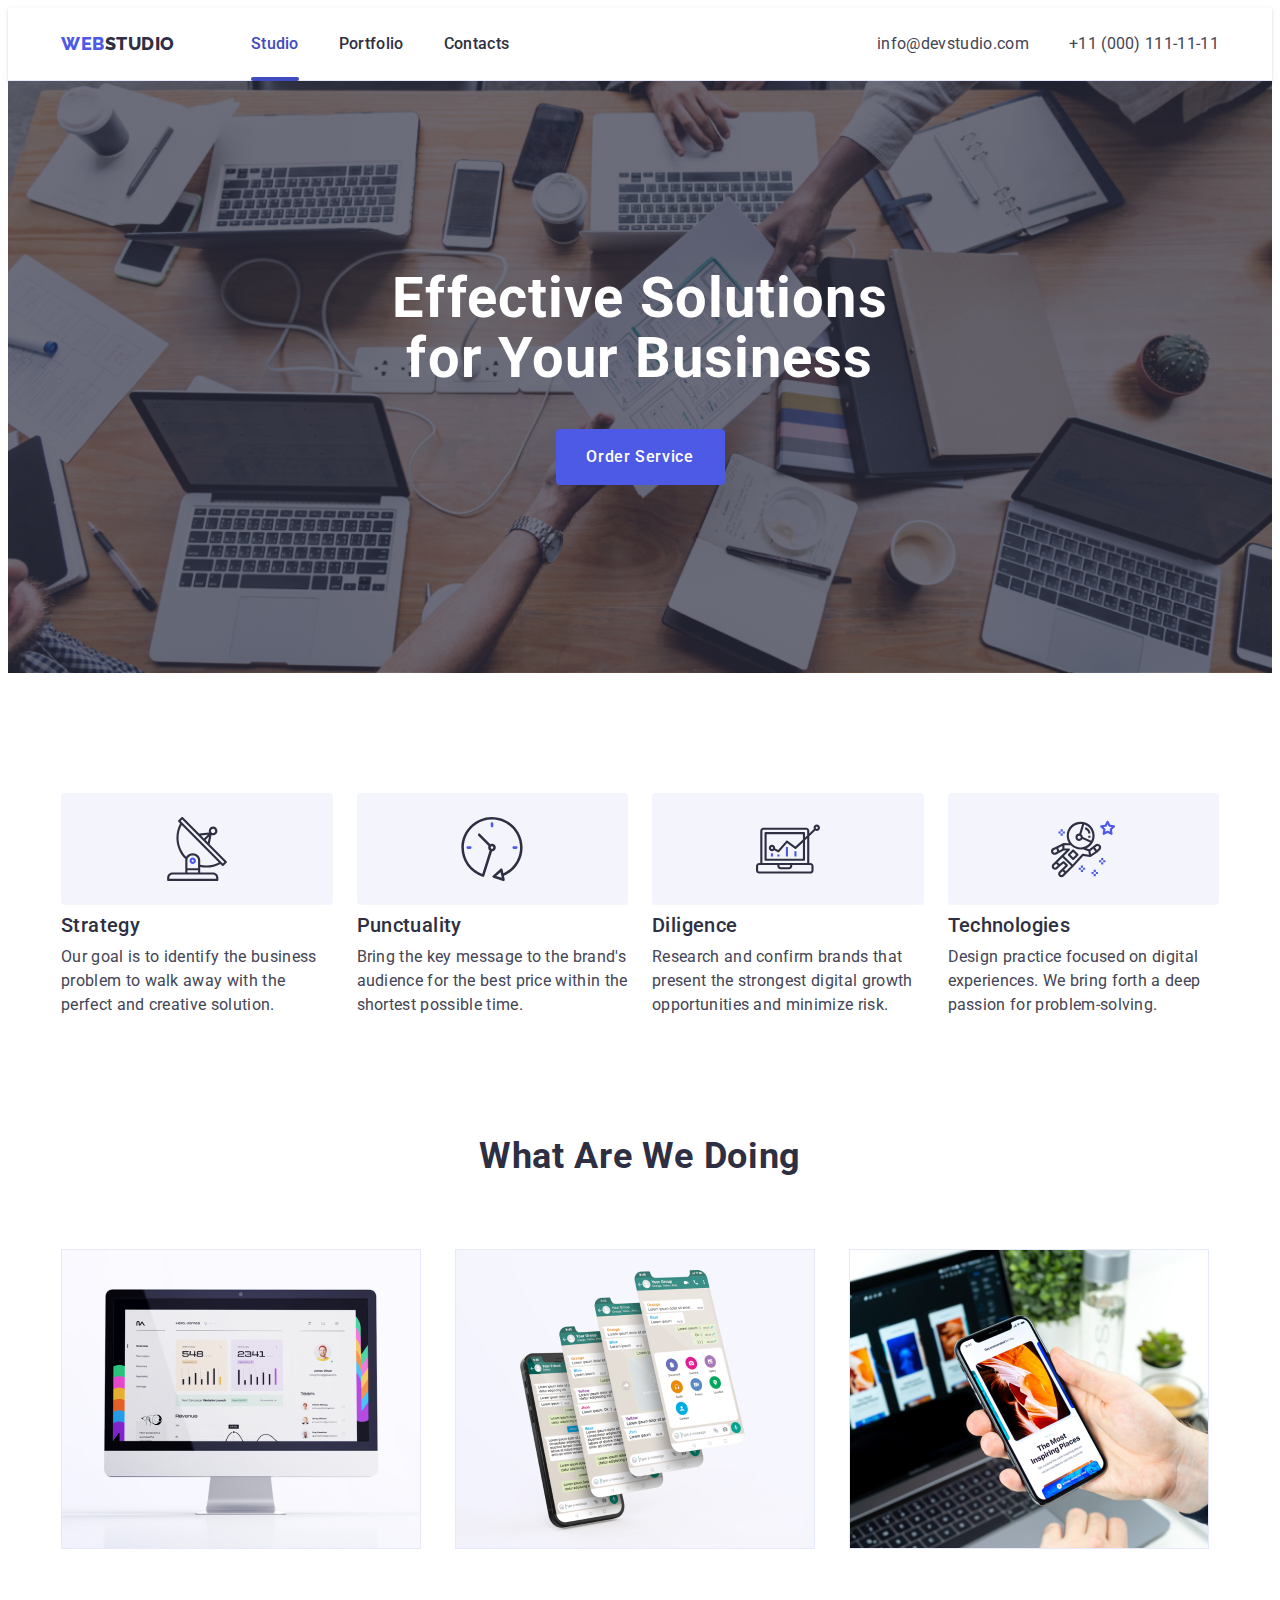
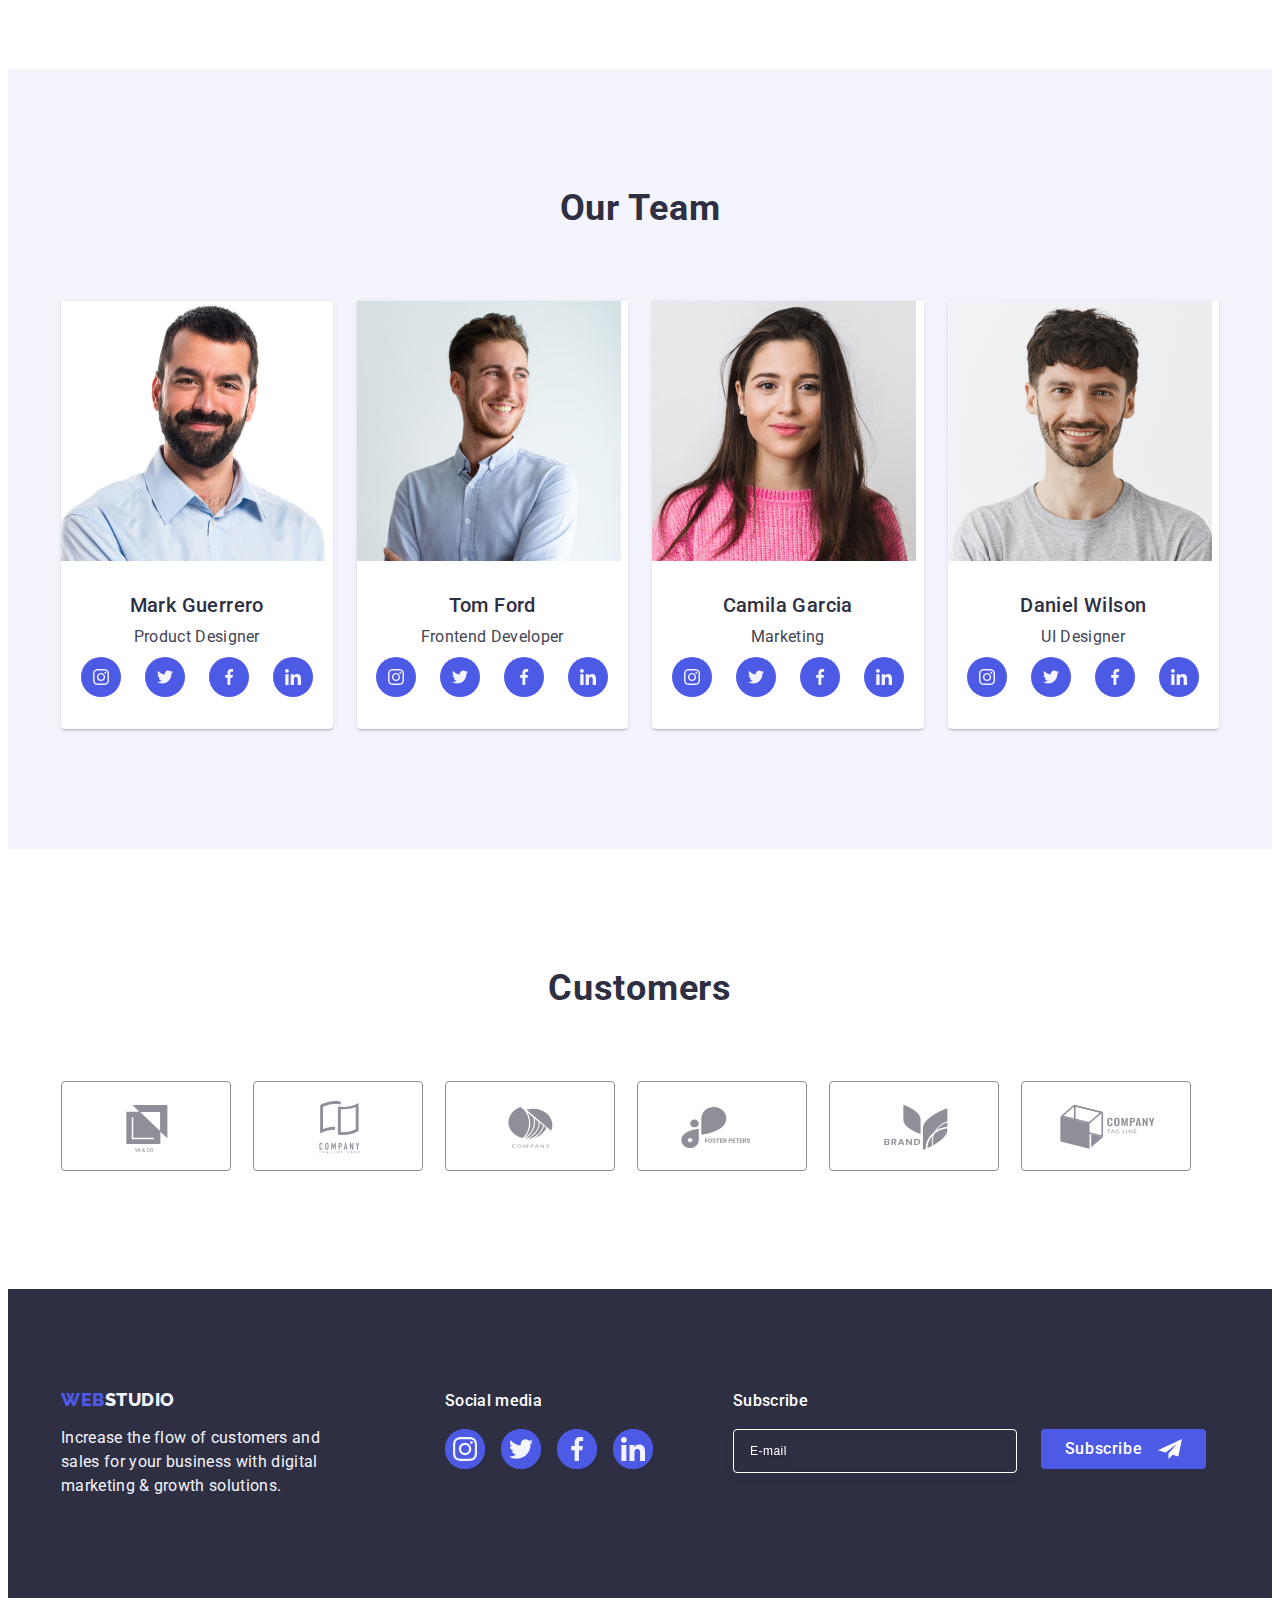
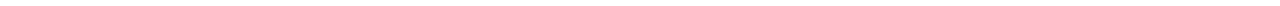
<file: index.html>
<!DOCTYPE html>
<html lang="en">
  <head>
    <meta charset="UTF-8" />
    <meta http-equiv="X-UA-Compatible" content="IE=edge" />
    <meta name="viewport" content="width=device-width, initial-scale=1.0" />
    <link rel="preconnect" href="https://fonts.googleapis.com" />
    <link rel="preconnect" href="https://fonts.gstatic.com" crossorigin />
    <link
      rel="stylesheet"
      href="https://cdnjs.cloudflare.com/ajax/libs/modern-normalize/2.0.0/modern-normalize.min.css"
      integrity="sha512-4xo8blKMVCiXpTaLzQSLSw3KFOVPWhm/TRtuPVc4WG6kUgjH6J03IBuG7JZPkcWMxJ5huwaBpOpnwYElP/m6wg=="
      crossorigin="anonymous"
      referrerpolicy="no-referrer"
    />
    <link
      href="https://fonts.googleapis.com/css2?family=Raleway:wght@800&family=Roboto:wght@400;500;700;900&display=swap"
      rel="stylesheet"
    />
    <title>WebStudio</title>
    <link rel="stylesheet" href="./css/style.css" />
  </head>
  <body>
    <header class="header">
      <div class="container container-header">
        <nav class="header-nav">
          <a class="link-logo link" href="./index.html"
            >Web<span class="sp-logo-head">Studio</span></a
          >
          <ul class="header-list list">
            <li class="header-list-item">
              <a class="header-list-link active link" href="./index.html"
                >Studio</a
              >
            </li>
            <li class="header-list-item">
              <a class="header-list-link link" href="./portfolio.html"
                >Portfolio</a
              >
            </li>
            <li class="header-list-item">
              <a class="header-list-link link" href="">Contacts</a>
            </li>
          </ul>
        </nav>

        <address class="header-address">
          <ul class="address-list list">
            <li class="address-list-item">
              <a class="address-link link" href="mailto:info@devstudio.com"
                >info@devstudio.com</a
              >
            </li>
            <li class="address-list-item">
              <a class="address-link link" href="tel:+110001111111"
                >+11 (000) 111-11-11</a
              >
            </li>
          </ul>
        </address>
      </div>
    </header>

    <main>
      <!------------- hero  ------------------------->
      <section class="hero">
        <div class="container hero-container">
          <h1 class="hero-title">Effective Solutions for Your Business</h1>
          <button type="button" class="hero-btn" data-modal-open>
            Order Service
          </button>
        </div>
      </section>

      <!------------- advantages ---------------->

      <section class="advantages">
        <div class="container">
          <h2 class="visually-hidden">Advantages</h2>

          <ul class="list adv-list">
            <li class="adv-item">
              <div class="adv-cont-icon">
                <svg class="icon-adv" width="64" height="64">
                  <use href="./images/icons.svg#icon-antenna-1"></use>
                </svg>
              </div>
              <h3 class="part-title">Strategy</h3>
              <p class="part-text">
                Our goal is to identify the business problem to walk away with
                the perfect and creative solution.
              </p>
            </li>
            <li class="adv-item">
              <div class="adv-cont-icon">
                <svg class="icon-adv" width="64" height="64">
                  <use href="./images/icons.svg#icon-clock-1"></use>
                </svg>
              </div>
              <h3 class="part-title">Punctuality</h3>
              <p class="part-text">
                Bring the key message to the brand's audience for the best price
                within the shortest possible time.
              </p>
            </li>
            <li class="adv-item">
              <div class="adv-cont-icon">
                <svg class="icon-adv" width="64" height="64">
                  <use href="./images/icons.svg#icon-diagram-1"></use>
                </svg>
              </div>
              <h3 class="part-title">Diligence</h3>
              <p class="part-text">
                Research and confirm brands that present the strongest digital
                growth opportunities and minimize risk.
              </p>
            </li>
            <li class="adv-item">
              <div class="adv-cont-icon">
                <svg class="icon-adv" width="64" height="64">
                  <use href="./images/icons.svg#icon-astronaut-1"></use>
                </svg>
              </div>
              <h3 class="part-title">Technologies</h3>
              <p class="part-text">
                Design practice focused on digital experiences. We bring forth a
                deep passion for problem-solving.
              </p>
            </li>
          </ul>
        </div>
      </section>

      <!---------- specialization  ----------------->

      <section class="specialization">
        <div class="container">
          <h2 class="title-section">What are we doing</h2>
          <ul class="list list-specialization">
            <li class="spec-item">
              <img src="./images/img1.jpg" alt="products for PC" width="360" />
            </li>
            <li class="spec-item">
              <img
                src="./images/img2.jpg"
                alt="products for devises"
                width="360"
              />
            </li>
            <li class="spec-item">
              <img src="./images/img3.jpg" alt="Design products" width="360" />
            </li>
          </ul>
        </div>
      </section>

      <!---------- team  ----------------->

      <section class="team">
        <div class="container">
          <h2 class="title-section">Our Team</h2>
          <ul class="list list-team">
            <li class="team-item">
              <img
                src="./images/emp1.jpg"
                alt="Product Designer"
                width="264"
                height="260"
              />
              <div class="team-item-cont">
                <h3 class="part-title">Mark Guerrero</h3>
                <p class="part-text">Product Designer</p>
                <ul class="team-icon-list list">
                  <li class="team-icon-item">
                    <a href="" class="team-icon-link link">
                      <svg class="icon-team" width="16" height="16">
                        <use href="./images/icons.svg#icon-instagram-2"></use>
                      </svg>
                    </a>
                  </li>
                  <li class="team-icon-item">
                    <a href="" class="team-icon-link link">
                      <svg class="icon-team" width="16" height="16">
                        <use href="./images/icons.svg#icon-twitter-1"></use>
                      </svg>
                    </a>
                  </li>
                  <li class="team-icon-item">
                    <a href="" class="team-icon-link link">
                      <svg class="icon-team" width="16" height="16">
                        <use href="./images/icons.svg#icon-facebook-1"></use>
                      </svg>
                    </a>
                  </li>
                  <li class="team-icon-item">
                    <a href="" class="team-icon-link link">
                      <svg class="icon-team" width="16" height="16">
                        <use href="./images/icons.svg#icon-linkedin-1"></use>
                      </svg>
                    </a>
                  </li>
                </ul>
              </div>
            </li>
            <li class="team-item">
              <img
                src="./images/emp2.jpg"
                alt="Frontend Developer"
                width="264"
                height="260"
              />
              <div class="team-item-cont">
                <h3 class="part-title">Tom Ford</h3>
                <p class="part-text">Frontend Developer</p>
                <ul class="team-icon-list list">
                  <li class="team-icon-item">
                    <a href="" class="team-icon-link link">
                      <svg class="icon-team" width="16" height="16">
                        <use href="./images/icons.svg#icon-instagram-2"></use>
                      </svg>
                    </a>
                  </li>
                  <li class="team-icon-item">
                    <a href="" class="team-icon-link link">
                      <svg class="icon-team" width="16" height="16">
                        <use href="./images/icons.svg#icon-twitter-1"></use>
                      </svg>
                    </a>
                  </li>
                  <li class="team-icon-item">
                    <a href="" class="team-icon-link link">
                      <svg class="icon-team" width="16" height="16">
                        <use href="./images/icons.svg#icon-facebook-1"></use>
                      </svg>
                    </a>
                  </li>
                  <li class="team-icon-item">
                    <a href="" class="team-icon-link link">
                      <svg class="icon-team" width="16" height="16">
                        <use href="./images/icons.svg#icon-linkedin-1"></use>
                      </svg>
                    </a>
                  </li>
                </ul>
              </div>
            </li>
            <li class="team-item">
              <img
                src="./images/emp3.jpg"
                alt="Marketing"
                width="264"
                height="260"
              />
              <div class="team-item-cont">
                <h3 class="part-title">Camila Garcia</h3>
                <p class="part-text">Marketing</p>
                <ul class="team-icon-list list">
                  <li class="team-icon-item">
                    <a href="" class="team-icon-link link">
                      <svg class="icon-team" width="16" height="16">
                        <use href="./images/icons.svg#icon-instagram-2"></use>
                      </svg>
                    </a>
                  </li>
                  <li class="team-icon-item">
                    <a href="" class="team-icon-link link">
                      <svg class="icon-team" width="16" height="16">
                        <use href="./images/icons.svg#icon-twitter-1"></use>
                      </svg>
                    </a>
                  </li>
                  <li class="team-icon-item">
                    <a href="" class="team-icon-link link">
                      <svg class="icon-team" width="16" height="16">
                        <use href="./images/icons.svg#icon-facebook-1"></use>
                      </svg>
                    </a>
                  </li>
                  <li class="team-icon-item">
                    <a href="" class="team-icon-link link">
                      <svg class="icon-team" width="16" height="16">
                        <use href="./images/icons.svg#icon-linkedin-1"></use>
                      </svg>
                    </a>
                  </li>
                </ul>
              </div>
            </li>
            <li class="team-item">
              <img
                src="./images/emp4.jpg"
                alt="UI Designer"
                width="264"
                height="260"
              />
              <div class="team-item-cont">
                <h3 class="part-title">Daniel Wilson</h3>
                <p class="part-text">UI Designer</p>
                <ul class="team-icon-list list">
                  <li class="team-icon-item">
                    <a href="" class="team-icon-link link">
                      <svg class="icon-team" width="16" height="16">
                        <use href="./images/icons.svg#icon-instagram-2"></use>
                      </svg>
                    </a>
                  </li>
                  <li class="team-icon-item">
                    <a href="" class="team-icon-link link">
                      <svg class="icon-team" width="16" height="16">
                        <use href="./images/icons.svg#icon-twitter-1"></use>
                      </svg>
                    </a>
                  </li>
                  <li class="team-icon-item">
                    <a href="" class="team-icon-link link">
                      <svg class="icon-team" width="16" height="16">
                        <use href="./images/icons.svg#icon-facebook-1"></use>
                      </svg>
                    </a>
                  </li>
                  <li class="team-icon-item">
                    <a href="" class="team-icon-link link">
                      <svg class="icon-team" width="16" height="16">
                        <use href="./images/icons.svg#icon-linkedin-1"></use>
                      </svg>
                    </a>
                  </li>
                </ul>
              </div>
            </li>
          </ul>
        </div>
      </section>

      <!-- customers -->

      <section class="customers-sec">
        <div class="container">
          <h2 class="title-section">Customers</h2>
          <ul class="customers-list list">
            <li class="customers-item">
              <a href="" class="customers-item-link">
                <svg class="customer-icon" width="104" height="56">
                  <use href="./images/icons.svg#icon-Logo"></use>
                </svg>
              </a>
            </li>
            <li class="customers-item">
              <a href="" class="customers-item-link">
                <svg class="customer-icon" width="104" height="56">
                  <use href="./images/icons.svg#icon-Logo-1"></use>
                </svg>
              </a>
            </li>
            <li class="customers-item">
              <a href="" class="customers-item-link">
                <svg class="customer-icon" width="104" height="56">
                  <use href="./images/icons.svg#icon-Logo-2"></use>
                </svg>
              </a>
            </li>
            <li class="customers-item">
              <a href="" class="customers-item-link">
                <svg class="customer-icon" width="104" height="56">
                  <use href="./images/icons.svg#icon-Logo-3"></use>
                </svg>
              </a>
            </li>
            <li class="customers-item">
              <a href="" class="customers-item-link">
                <svg class="customer-icon" width="104" height="56">
                  <use href="./images/icons.svg#icon-Logo-4"></use>
                </svg>
              </a>
            </li>
            <li class="customers-item">
              <a href="" class="customers-item-link">
                <svg class="customer-icon" width="104" height="56">
                  <use href="./images/icons.svg#icon-Logo-5"></use>
                </svg>
              </a>
            </li>
          </ul>
        </div>
      </section>
    </main>

    <!----------------------------- footer------------------- -->

    <footer class="footer">
      <div class="container footer-container">
        <div class="cont-logo-footer">
          <a class="link-logo link" href="./index.html">
            Web<span class="sp-logo-foot">Studio</span></a
          >
          <p class="text-foot">
            Increase the flow of customers and sales for your business with
            digital marketing & growth solutions.
          </p>
        </div>
        <div class="social-media-footer">
          <p class="footer-title">Social media</p>
          <ul class="list footer-list-soc">
            <li class="footer-list-item">
              <a href="" class="footer-soc-link">
                <svg class="footer-icon" width="24" height="24">
                  <use href="./images/icons.svg#icon-instagram-2"></use>
                </svg>
              </a>
            </li>
            <li class="footer-list-item">
              <a href="" class="footer-soc-link">
                <svg class="footer-icon" width="24" height="24">
                  <use href="./images/icons.svg#icon-twitter-1"></use>
                </svg>
              </a>
            </li>
            <li class="footer-list-item">
              <a href="" class="footer-soc-link">
                <svg class="footer-icon" width="24" height="24">
                  <use href="./images/icons.svg#icon-facebook-1"></use>
                </svg>
              </a>
            </li>
            <li class="footer-list-item">
              <a href="" class="footer-soc-link">
                <svg class="footer-icon" width="24" height="24">
                  <use href="./images/icons.svg#icon-linkedin-1"></use>
                </svg>
              </a>
            </li>
          </ul>
        </div>

        <div class="sub-cont">
          <p class="text-sub">Subscribe</p>
          <form class="form-sub">
            <label for="sub-email" class="label-sub">
              <input
                id="sub-email"
                type="email"
                name="sub-email"
                placeholder="E-mail"
                class="sub-email"
              />
            </label>
            <button type="submit" class="sub-btn">
              Subscribe
              <svg class="sub-icon" width="24" height="24">
                <use href="./images/icons.svg#icon-Frame-3-1"></use>
              </svg>
            </button>
          </form>
        </div>
      </div>
    </footer>

    <!----------------------------- backdrop--------------------------------->

    <div class="backdrop is-hidden" data-modal>
      <div class="modal" data-modal>
        <button class="btn-modal" type="button" data-modal-close>
          <svg class="modal-icon" width="8" height="8">
            <use href="./images/icons.svg#icon-close-black-18dp-2-1"></use>
          </svg>
        </button>
        <p class="modal-title">Leave your contacts and we will call you back</p>

        <form class="modal-form">
          <div class="modal-field">
            <label for="user-name" class="modal-label">Name</label>
            <div class="input-wrap">
              <input
                type="text"
                name="user-name"
                id="user-name"
                required
                class="modal-input"
              />
              <svg class="input-icon" width="18" height="24">
                <use href="./images/icons.svg#icon-person-black-18dp-1"></use>
              </svg>
            </div>
          </div>

          <div class="modal-field">
            <label for="user-phone" class="modal-label">Phone</label>
            <div class="input-wrap">
              <input
                type="tel"
                name="user-phone"
                id="user-phone"
                required
                class="modal-input"
              />
              <svg class="input-icon" width="18" height="24">
                <use href="./images/icons.svg#icon-phone-black-18dp-1"></use>
              </svg>
            </div>
          </div>

          <div class="modal-field">
            <label for="user-email" class="modal-label">Email</label>
            <div class="input-wrap">
              <input
                type="email"
                name="user-email"
                id="user-email"
                required
                class="modal-input"
              />
              <svg class="input-icon" width="18" height="24">
                <use href="./images/icons.svg#icon-email-black-18dp-1"></use>
              </svg>
            </div>
          </div>

          <div class="modal-field modal-field-textarea">
            <label for="user-comment" class="modal-label">Comment</label>
            <textarea
              name="user-comment"
              id="user-comment"
              class="modal-textarea"
              placeholder="Text input"
              cols="30"
              rows="10"
            ></textarea>
          </div>

          <div class="modal-field modal-field-check">
            <input
              type="checkbox"
              name="user-privacy"
              id="user-privacy"
              class="input-check visually-hidden"
              value="true"
            />
            <label for="user-privacy"  class="check-text"
              ><span class="label-span" tabindex="0">
                <svg class="check-icon" width="10" height="8">
                  <use href="./images/icons.svg#icon-Vector-2-1"></use>
                </svg>
              </span>
              I accept the terms and conditions of the
              <a href="" class="link-privacy">Privacy Policy</a></label
            >
          </div>

          <button type="submit" class="modal-send">Send</button>
        </form>
      </div>
      <script src="./js/modal.js"></script>
    </div>
  </body>
</html>
</file>
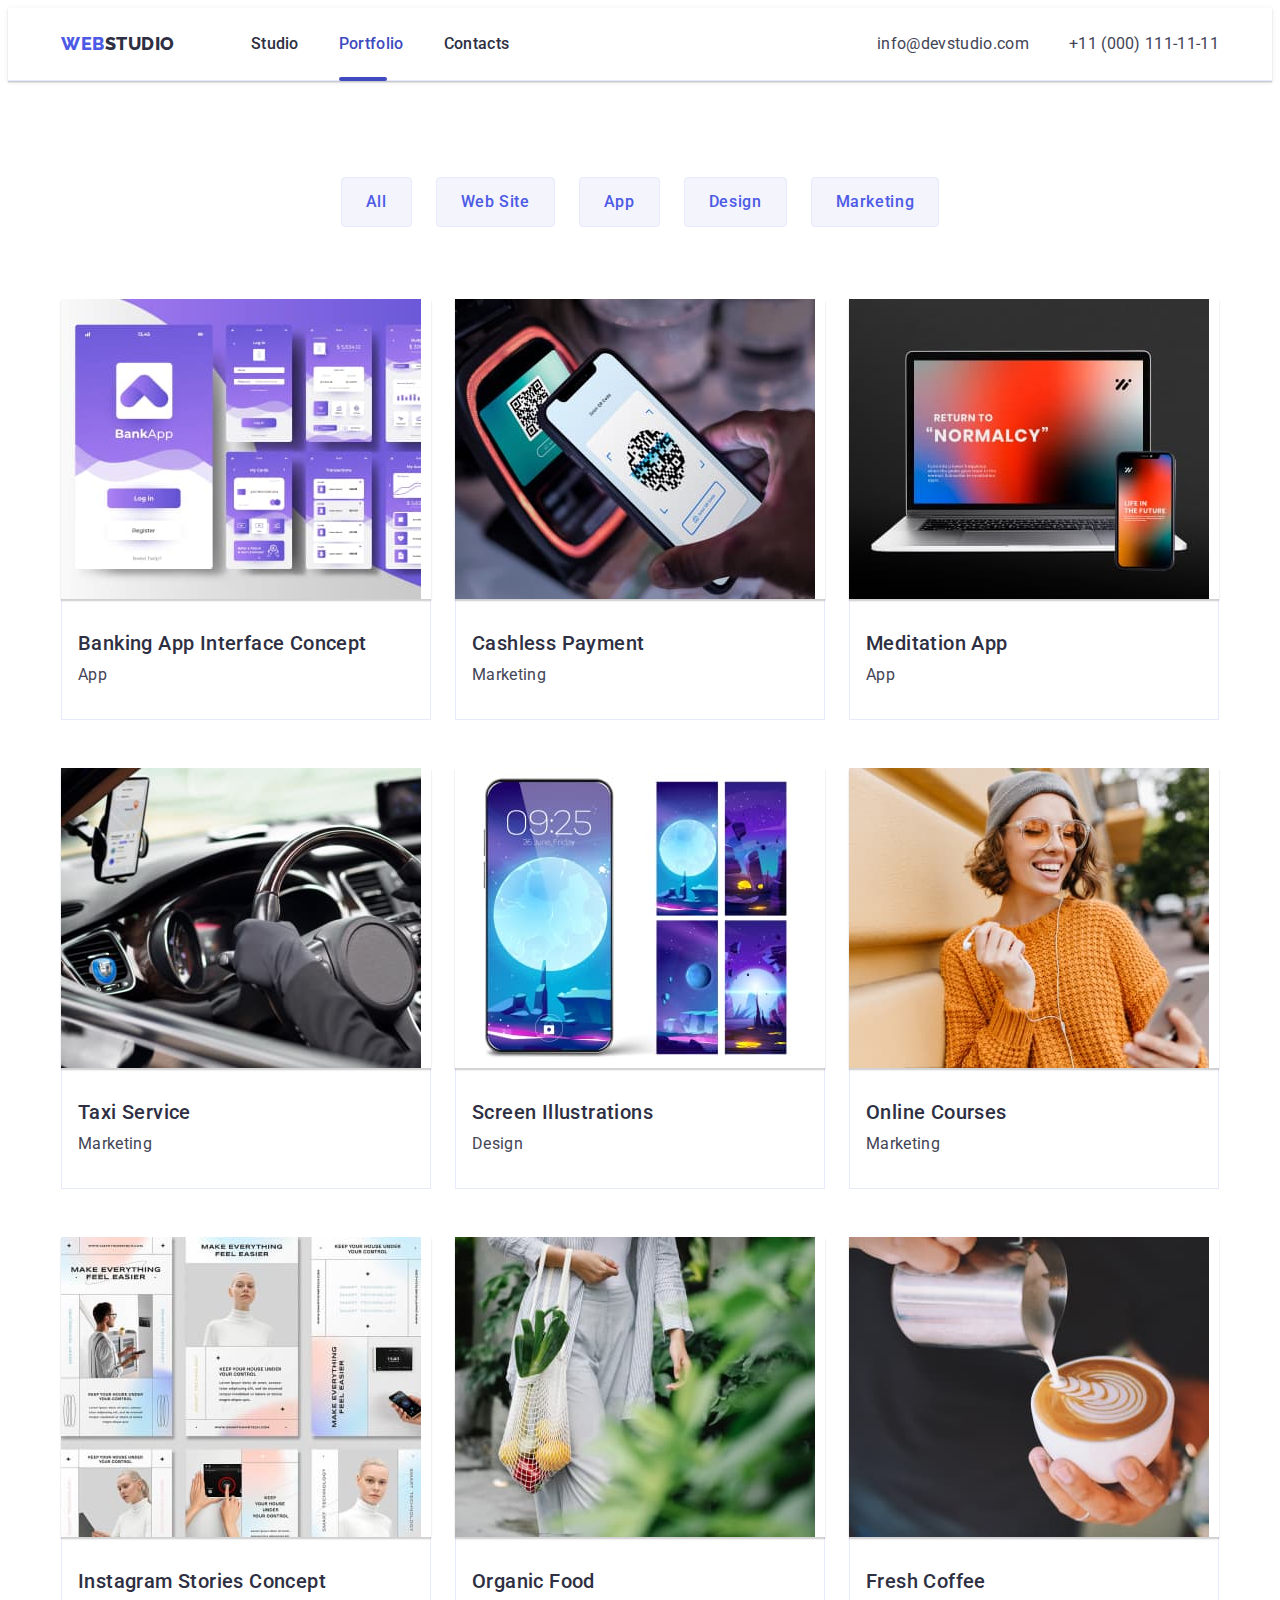
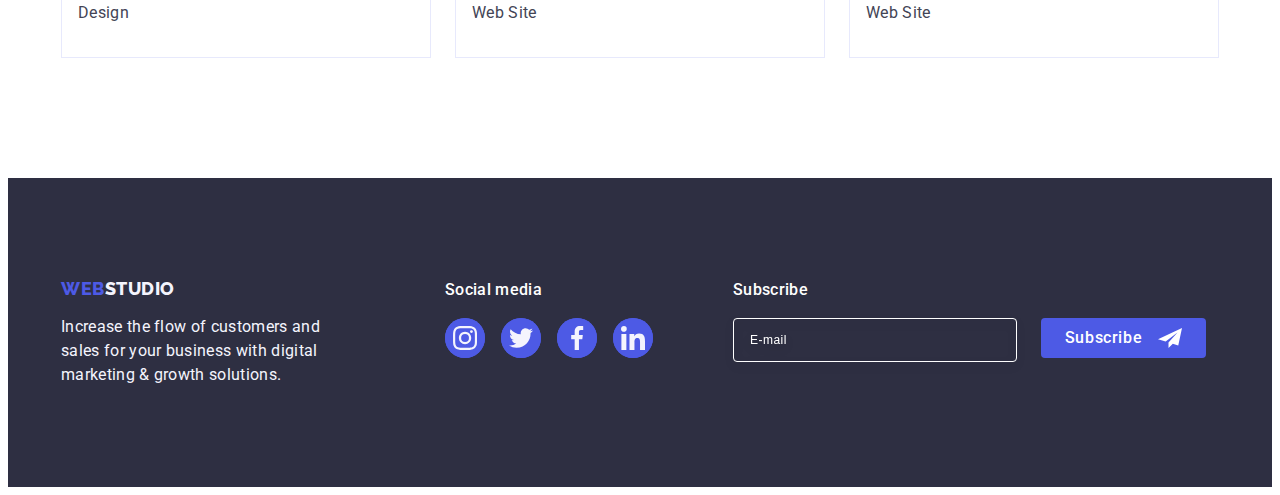
<file: portfolio.html>
<!DOCTYPE html>
<html lang="en">
  <head>
    <meta charset="UTF-8" />
    <meta http-equiv="X-UA-Compatible" content="IE=edge" />
    <meta name="viewport" content="width=device-width, initial-scale=1.0" />
    <link rel="preconnect" href="https://fonts.googleapis.com" />
    <link rel="preconnect" href="https://fonts.gstatic.com" crossorigin />
    <link
      rel="stylesheet"
      href="https://cdnjs.cloudflare.com/ajax/libs/modern-normalize/2.0.0/modern-normalize.min.css"
      integrity="sha512-4xo8blKMVCiXpTaLzQSLSw3KFOVPWhm/TRtuPVc4WG6kUgjH6J03IBuG7JZPkcWMxJ5huwaBpOpnwYElP/m6wg=="
      crossorigin="anonymous"
      referrerpolicy="no-referrer"
    />
    <link
      href="https://fonts.googleapis.com/css2?family=Raleway:wght@800&family=Roboto:wght@400;500;700;900&display=swap"
      rel="stylesheet"
    />
    <title>WebStudio</title>
    <link rel="stylesheet" href="./css/style.css" />
  </head>
  <body>
    <header class="header">
      <div class="container container-header">
        <nav class="header-nav">
          <a class="link-logo link" href="./index.html"
            >Web<span class="sp-logo-head">Studio</span></a
          >
          <ul class="header-list list">
            <li class="header-list-item">
              <a class="header-list-link link" href="./index.html">Studio</a>
            </li>
            <li class="header-list-item">
              <a class="header-list-link link active" href="./portfolio.html"
                >Portfolio</a
              >
            </li>
            <li class="header-list-item">
              <a class="header-list-link link" href="">Contacts</a>
            </li>
          </ul>
        </nav>

        <address class="header-address">
          <ul class="address-list list">
            <li class="address-list-item">
              <a class="address-link link" href="mailto:info@devstudio.com"
                >info@devstudio.com</a
              >
            </li>
            <li class="address-list-item">
              <a class="address-link link" href="tel:+110001111111"
                >+11 (000) 111-11-11</a
              >
            </li>
          </ul>
        </address>
      </div>
    </header>
    <main>
      <section class="filter">
        <div class="container">
          <h1 class="visually-hidden">Portfolio</h1>
          <ul class="portfolio-list list">
            <li class="portfolio-list-item">
              <button type="button" class="proj-btn">All</button>
            </li>
            <li>
              <button type="button" class="proj-btn">Web Site</button>
            </li>
            <li>
              <button type="button" class="proj-btn">App</button>
            </li>
            <li>
              <button type="button" class="proj-btn">Design</button>
            </li>
            <li>
              <button type="button" class="proj-btn">Marketing</button>
            </li>
          </ul>

          <!---------------- projects ------------------>

          <ul class="list project-card">
            <li class="project-item">
              <a class="project-item-link link">
                <div class="container-cover">
                  <img
                    src="./images/portf.jpg"
                    width="360"
                    alt="developing of banking app"
                  />
                  <p class="cover-block-text">
                    14 Stylish and User-Friendly App Design Concepts · Task
                    Manager App · Calorie Tracker App · Exotic Fruit Ecommerce
                    App · Cloud Storage App
                  </p>
                </div>

                <div class="proj-item-container">
                  <h2 class="part-title">Banking App Interface Concept</h2>
                  <p class="part-text">App</p>
                </div>
              </a>
            </li>
            <li class="project-item">
              <a class="project-item-link link">
                <div class="container-cover">
                  <img
                    src="./images/portf1.jpg"
                    width="360"
                    alt="devoloping of cashless payment"
                  />

                  <p class="cover-block-text">
                    14 Stylish and User-Friendly App Design Concepts · Task
                    Manager App · Calorie Tracker App · Exotic Fruit Ecommerce
                    App · Cloud Storage App
                  </p>
                </div>

                <div class="proj-item-container">
                  <h2 class="part-title">Cashless Payment</h2>
                  <p class="part-text">Marketing</p>
                </div>
              </a>
            </li>
            <li class="project-item">
              <a class="project-item-link link">
                <div class="container-cover">
                  <img
                    src="./images/portf2.jpg"
                    width="360"
                    alt="developing of Meditation App"
                  />

                  <p class="cover-block-text">
                    14 Stylish and User-Friendly App Design Concepts · Task
                    Manager App · Calorie Tracker App · Exotic Fruit Ecommerce
                    App · Cloud Storage App
                  </p>
                </div>

                <div class="proj-item-container">
                  <h2 class="part-title">Meditation App</h2>
                  <p class="part-text">App</p>
                </div>
              </a>
            </li>
            <li class="project-item">
              <a class="project-item-link link">
                <div class="container-cover">
                  <img
                    src="./images/portf3.jpg"
                    width="360"
                    alt="developing of Taxi Service"
                  />

                  <p class="cover-block-text">
                    14 Stylish and User-Friendly App Design Concepts · Task
                    Manager App · Calorie Tracker App · Exotic Fruit Ecommerce
                    App · Cloud Storage App
                  </p>
                </div>

                <div class="proj-item-container">
                  <h2 class="part-title">Taxi Service</h2>
                  <p class="part-text">Marketing</p>
                </div>
              </a>
            </li>
            <li class="project-item">
              <a class="project-item-link link">
                <div class="container-cover">
                  <img
                    src="./images/portf4.jpg"
                    width="360"
                    alt="developing of Screen Illustrations"
                  />

                  <p class="cover-block-text">
                    14 Stylish and User-Friendly App Design Concepts · Task
                    Manager App · Calorie Tracker App · Exotic Fruit Ecommerce
                    App · Cloud Storage App
                  </p>
                </div>

                <div class="proj-item-container">
                  <h2 class="part-title">Screen Illustrations</h2>
                  <p class="part-text">Design</p>
                </div>
              </a>
            </li>
            <li class="project-item">
              <a class="project-item-link link">
                <div class="container-cover">
                  <img
                    src="./images/portf5.jpg"
                    width="360"
                    alt="developing of Online Courses"
                  />

                  <p class="cover-block-text">
                    14 Stylish and User-Friendly App Design Concepts · Task
                    Manager App · Calorie Tracker App · Exotic Fruit Ecommerce
                    App · Cloud Storage App
                  </p>
                </div>

                <div class="proj-item-container">
                  <h2 class="part-title">Online Courses</h2>
                  <p class="part-text">Marketing</p>
                </div>
              </a>
            </li>
            <li class="project-item">
              <a class="project-item-link link">
                <div class="container-cover">
                  <img
                    src="./images/portf6.jpg"
                    width="360"
                    alt="developing of Instagram Stories Concept"
                  />

                  <p class="cover-block-text">
                    14 Stylish and User-Friendly App Design Concepts · Task
                    Manager App · Calorie Tracker App · Exotic Fruit Ecommerce
                    App · Cloud Storage App
                  </p>
                </div>

                <div class="proj-item-container">
                  <h2 class="part-title">Instagram Stories Concept</h2>
                  <p class="part-text">Design</p>
                </div>
              </a>
            </li>
            <li class="project-item">
              <a class="project-item-link link">
                <div class="container-cover">
                  <img
                    src="./images/portf7.jpg"
                    width="360"
                    alt="developing of Organic Food web site"
                  />

                  <p class="cover-block-text">
                    14 Stylish and User-Friendly App Design Concepts · Task
                    Manager App · Calorie Tracker App · Exotic Fruit Ecommerce
                    App · Cloud Storage App
                  </p>
                </div>

                <div class="proj-item-container">
                  <h2 class="part-title">Organic Food</h2>
                  <p class="part-text">Web Site</p>
                </div>
              </a>
            </li>
            <li class="project-item">
              <a class="project-item-link link">
                <div class="container-cover">
                  <img
                    src="./images/portf8.jpg"
                    width="360"
                    alt="developing of Fresh Coffee web site"
                  />

                  <p class="cover-block-text">
                    14 Stylish and User-Friendly App Design Concepts · Task
                    Manager App · Calorie Tracker App · Exotic Fruit Ecommerce
                    App · Cloud Storage App
                  </p>
                </div>

                <div class="proj-item-container">
                  <h2 class="part-title">Fresh Coffee</h2>
                  <p class="part-text">Web Site</p>
                </div>
              </a>
            </li>
          </ul>
        </div>
      </section>
    </main>

    <footer class="footer">
      <div class="container footer-container">
        <div class="cont-logo-footer">
          <a class="link-logo link" href="./index.html">
            Web<span class="sp-logo-foot">Studio</span></a
          >
          <p class="text-foot">
            Increase the flow of customers and sales for your business with
            digital marketing & growth solutions.
          </p>
        </div>
        <div class="social-media-footer">
          <p class="footer-title">Social media</p>
          <ul class="list footer-list-soc">
            <li class="footer-list-item">
              <a href="" class="footer-soc-link">
                <svg class="footer-icon" width="24" height="24">
                  <use href="./images/icons.svg#icon-instagram-2"></use>
                </svg>
              </a>
            </li>
            <li class="footer-list-item">
              <a href="" class="footer-soc-link">
                <svg class="footer-icon" width="24" height="24">
                  <use href="./images/icons.svg#icon-twitter-1"></use>
                </svg>
              </a>
            </li>
            <li class="footer-list-item">
              <a href="" class="footer-soc-link">
                <svg class="footer-icon" width="24" height="24">
                  <use href="./images/icons.svg#icon-facebook-1"></use>
                </svg>
              </a>
            </li>
            <li class="footer-list-item">
              <a href="" class="footer-soc-link">
                <svg class="footer-icon" width="24" height="24">
                  <use href="./images/icons.svg#icon-linkedin-1"></use>
                </svg>
              </a>
            </li>
          </ul>
        </div>

        <div class="sub-cont">
          <p class="text-sub">Subscribe</p>
          <form class="form-sub">
            <label for="sub-email" class="label-sub">
              <input
                id="sub-email"
                type="email"
                name="sub-email"
                placeholder="E-mail"
                class="sub-email"
              />
            </label>
            <button type="submit" class="sub-btn">
              Subscribe
              <svg class="sub-icon" width="24" height="24">
                <use href="./images/icons.svg#icon-Frame-3-1"></use>
              </svg>
            </button>
          </form>
        </div>
      </div>
    </footer>
  </body>
</html>
</file>
<file: css/style.css>
:root {
    --background--main-color: #ffffff;
    --color-brand: #2e2f42;
    --color-text: #434455;
    --color-logo: #4d5ae5;
    --color-portfolio: #e7e9fc;
    --color-custom-link: #8e8f99;
    --icon-color: #f4f4fd;
}

body {
    font-family: "Roboto", sans-serif;
    color: #434455;
    background-color: var(--background--main-color);
}

img {
    display: block;
}

p,
h1,
h2,
h3,
h4,
h5,
h6 {
    margin-top: 0;
    margin-bottom: 0;
}

ul {
    margin-bottom: 0;
    margin-top: 0;
    padding-left: 0;
}

.container {
    max-width: 1158px;
    padding-left: 15px;
    padding-right: 15px;
    width: 100%;
    margin: 0 auto;
    /* outline: 2px solid red; */
}

.link {
    text-decoration: none;
    color: var(--color-brand);
}

.list {
    list-style-type: none;
}

.link-logo {
    font-family: "Raleway", sans-serif;
    font-weight: 800;
    font-size: 18px;
    line-height: 1.17;
    /* 21/18 */
    letter-spacing: 0.03em;
    text-transform: uppercase;
    color: var(--color-logo);
    margin-right: 76px;
}

.sp-logo-head {
    color: var(--color-brand);
}

.sp-logo-foot {
    color: #f4f4fd;
    font-family: "Raleway", sans-serif;
}

header {
    border-bottom: 1px solid #e7e9fc;
    box-shadow: 0px 2px 1px rgba(46, 47, 66, 0.08), 0px 1px 1px rgba(46, 47, 66, 0.16), 0px 1px 6px rgba(46, 47, 66, 0.08);
}

.container-header {
    display: flex;
    align-items: center;
    justify-content: space-between;
    padding: 0 15px;
}

.header-nav {
    display: flex;
    align-items: center;
}

.header-list {
    text-decoration: none;
    color: var(--color-brand);
    display: flex;
    gap: 40px;
}

.address-list {
    display: flex;
    gap: 40px;
}

.header-list-item {
    font-weight: 500;
    font-size: 16px;
    line-height: 1.5;
    /* identical to box height, or 150% */
    letter-spacing: 0.02em;
}

/* .header-list-link:hover::after { */
.header-list-link.active::after {
    content: "";
    display: block;
    background-color: #404bbf;
    width: 48px;
    height: 4px;
    position: absolute;
    bottom: -1px;
    border-radius: 2px;
    left: 0;
    color: #404bbf;
}

.header-list-link {
    /* color: var(--color-brand); */
    padding: 24px 0;
    display: block;
    transition: color 250ms cubic-bezier(0.4, 0, 0.2, 1);
    position: relative;
    color: rgba(46, 47, 66, 1);

}

.header-list-link:hover,
.address-link:hover,
.header-list-link:focus,
.address-link:focus {
    color: #404bbf;
}



.header-address {
    font-style: normal;
}

.address-link {
    font-weight: 400;
    font-size: 16px;
    line-height: 1.5;
    /* identical to box height, or 150% */
    letter-spacing: 0.02em;
    font-style: normal;
    color: var(--color-text);
    transition: color 250ms cubic-bezier(0.4, 0, 0.2, 1);

}

.address-link.active,
.header-list-link.active {
    color: #404bbf;
}

/*-----------------hero----------------*/
.hero {
    background-color: var(--color-brand);
    background-image: linear-gradient(180deg,
            rgba(46, 47, 66, 0.7),
            rgba(46, 47, 66, 0.7)),
        url(../images/hero.jpg);
    background-position: center;
    background-repeat: no-repeat;
    background-size: cover;
    max-width: 1440px;
    margin: 0 auto;
    padding: 188px 0;
}

.hero-container {
    width: 100%;
}

.hero-title {
    font-weight: 700;
    max-width: 496px;
    font-size: 56px;
    line-height: 1.07;
    /* or 107% */
    text-align: center;
    letter-spacing: 0.02em;
    color: #ffffff;
    margin: 0 auto 40px;
}

.hero-btn {
    font-family: "Roboto", sans-serif;
    border: none;
    background: var(--color-logo);
    color: #ffffff;
    letter-spacing: 0.04em;
    font-weight: 500;
    font-size: 16px;
    line-height: 1.5;
    /* identical to box height, or 150% */
    cursor: pointer;
    border-radius: 4px;
    min-width: 169px;
    height: 56px;
    display: block;
    margin: 0 auto;
    transition: background-color 250ms cubic-bezier(0.4, 0, 0.2, 1);
}

.hero-btn:hover,
.hero-btn:focus {
    background-color: #404bbf;
}

/*---------------------------- advantages-container------------------ */

.advantages {
    padding: 120px 0 120px;
}

.visually-hidden {
    position: absolute;
    width: 1px;
    height: 1px;
    margin: -1px;
    border: 0;
    padding: 0;

    white-space: nowrap;
    clip-path: inset(100%);
    clip: rect(0 0 0 0);
    overflow: hidden;
}

.adv-cont-icon {
    display: flex;
    justify-content: center;
    align-items: center;
    background-color: #f4f4fd;

    margin: 0 auto;
    padding: 24px 100px;
    border-radius: 4px;
    margin-bottom: 8px;
}

.icon-adv {
    display: block;

}

.title-section {
    font-size: 36px;
    line-height: 1.11;
    text-align: center;
    text-transform: capitalize;
    letter-spacing: 0.02em;
    color: var(--color-brand);
    margin-bottom: 72px;
}

.adv-list {
    display: flex;
}

/* .adv-item::before {
  content: "";
  background-color: #f4f4fd;
  width: 264px;
  height: 112px;
  display: block;
  background-repeat: no-repeat;
  background-position: center;
}

.adv-item:first-child:before {
  background-image: url(../images/antenna-1.svg); */

.adv-item {
    width: calc((100% - 72px) / 4);
    gap: 24;
}

.part-title {
    font-weight: 500;
    font-size: 20px;
    line-height: 1.2;
    /* identical to box height, or 120% */
    letter-spacing: 0.02em;
    color: var(--color-brand);
    margin-bottom: 8px;
}

.part-text {
    font-weight: 400;
    font-size: 16px;
    line-height: 1.5;
    /* or 150% */
    letter-spacing: 0.02em;
    color: var(--color-text);
}

/* ----------------------specialization---------------- */
.specialization {
    padding-bottom: 120px;
}

.adv-list {
    gap: 24px;
}

.list-specialization {
    display: flex;
    gap: 24px;
}

.spec-item {
    width: calc((100% - 48px) / 3);
}

/*  ---------------team-----------------------  */
.team {
    background-color: #f4f4fd;
    padding-top: 120px;
    padding-bottom: 120px;
}

.list-team {
    display: flex;
    gap: 24px;
}

.team-item {
    background-color: #ffffff;
    margin: 0 auto;
    text-align: center;
    border-radius: 0px 0px 4px 4px;
    width: calc((100% - 72px) / 4);
    box-shadow: 0px 1px 6px rgba(46, 47, 66, 0.08), 0px 1px 1px rgba(46, 47, 66, 0.16), 0px 2px 1px rgba(46, 47, 66, 0.08);


}

.team-item-cont {
    padding: 32px 0;
}

.team-icon-list {
    display: flex;
    gap: 24px;
    margin-top: 8px;
    flex-wrap: wrap;
    justify-content: center
}

.team-icon-link {
    display: flex;
    background-color: var(--color-logo);
    border-radius: 50%;
    width: 40px;
    height: 40px;
    align-items: center;
    justify-content: center;
    transition: background-color 250ms cubic-bezier(0.4, 0, 0.2, 1);
}

.team-icon-link:hover,
.team-icon-link:focus {
    background-color: #404bbf;
}

.icon-team {
    fill: #f4f4fd;
    width: 16px;
    height: 16px;
}


/*-------------------------------- customer--------------------- */

.customers-sec {
    padding: 120px 0
}

.customers-list {
    display: flex;
    align-items: center;
    justify-content: center;
    max-width: 1128px;
    justify-content: space-between;
    gap: 24px;
}

.customers-item-link {

    display: flex;
    align-items: center;
    justify-content: center;
    color: var(--color-custom-link);
    transition: border-color 250ms cubic-bezier(0.4, 0, 0.2, 1), color 250ms cubic-bezier(0.4, 0, 0.2, 1);
    width: 100%;
    height: 100%;
    border: 1px solid #8e8f99;
    border-radius: 4px;
}

.customers-item-link:hover,
.customers-item-link:focus {
    border-color: #404bbf;
    color: #404bbf;

}

.customers-item {
    background-color: transparent;
    min-width: 168px;
    height: 88px;
    border-radius: 4px;
}

.customer-icon {
    fill: rgba(142, 143, 153, 1);
    fill: currentColor;

    display: block;
}

/* -----------------------footer------ */

.footer {
    padding: 100px 0;
}

.footer .container .link-logo {
    display: inline-block;
    margin-bottom: 16px;
}

.text-foot {
    font-weight: 400;
    font-size: 16px;
    line-height: 1.5;
    /* or 150% */
    letter-spacing: 0.02em;
    color: #f4f4fd;
    max-width: 264px;
}

.footer {
    background-color: var(--color-brand);
}

.footer-container {
    display: flex;
    align-items: baseline
}

.cont-logo-footer {
    margin-right: 120px;

}

.social-media-footer {
    margin-right: 80px;
}

.footer-title {
    color: var(--background--main-color);
    font-size: 16px;
    line-height: 1.5;
    font-weight: 500;
    letter-spacing: 0.02em;
    margin-bottom: 16px;
}

.footer-list-soc {
    display: flex;
    justify-content: center;
    align-items: center;
    gap: 16px;
    min-width: 208px;

}

.footer-list-item {
    background-color: var(--color-logo);
    border-radius: 50%;
    width: 40px;
    height: 40px;
    transition: background-color 250ms cubic-bezier(0.4, 0, 0.2, 1);
    display: flex;

}



.footer-soc-link {
    width: 100%;
    height: 100%;
    background-color: var(--color-logo);
    border-radius: 50%;
    display: flex;
    justify-content: center;
    align-items: center;
    transition: background-color 250ms cubic-bezier(0.4, 0, 0.2, 1);
    ;
}

.footer-soc-link:hover,
.footer-soc-link:focus {
    background-color: rgba(49, 208, 170, 1);
}

.footer-icon {
    fill: var(--icon-color);
    width: 24px;
    height: 24px;
    display: block;

}

/* ------------------------portfolio-------------------------------- */
.filter {
    padding: 96px 0 120px 0;
}

.portfolio-list {
    display: flex;
    gap: 24px;
    justify-content: center;
    gap: 24px;
    margin-bottom: 72px;
}

.proj-btn {
    padding: 12px 24px;
    border: 1px solid var(--color-portfolio);
    border-radius: 4px;
    transition: color 250ms cubic-bezier(0.4, 0, 0.2, 1);
}

.proj-btn:hover,
.proj-btn:focus {
    border: 1px solid transparent;
    box-shadow: 0px 3px 1px rgba(0, 0, 0, 0.1), 0px 2px 1px rgba(0, 0, 0, 0.08), 0px 2px 2px rgba(0, 0, 0, 0.12);
}

/* ---------------projects-----------------------------  */
.projects {}

.portfolio-list-item {}

.proj-btn {
    font-family: "Roboto", sans-serif;
    background: #f4f4fd;
    border: 1px solid #e7e9fc;
    font-weight: 500;
    font-size: 16px;
    line-height: 1.5;
    /* identical to box height, or 150% */
    text-align: center;
    letter-spacing: 0.04em;
    color: var(--color-logo);
    cursor: pointer;
    transition: color 250ms cubic-bezier(0.4, 0, 0.2, 1), background-color 250ms cubic-bezier(0.4, 0, 0.2, 1), border-color 250ms cubic-bezier(0.4, 0, 0.2, 1), box-shadow 250ms cubic-bezier(0.4, 0, 0.2, 1);
}

.proj-btn:hover,
.proj-btn:focus {
    background-color: #404bbf;
    color: #ffffff;
}

.project-card {
    display: flex;
    gap: 24px;
    flex-wrap: wrap;
    column-gap: 24px;
    row-gap: 48px;
}

.project-item {
    width: calc((100% - 48px) / 3);
    transition: box-shadow 250ms cubic-bezier(0.4, 0, 0.2, 1);

}

.project-item-link:hover,
.project-item-link:focus {
    box-shadow: 0px 1px 6px rgba(46, 47, 66, 0.08), 0px 1px 1px rgba(46, 47, 66, 0.16), 0px 2px 1px rgba(46, 47, 66, 0.08);
}

.project-item-link {
    display: block;
    transition: box-shadow 250ms cubic-bezier(0.4, 0, 0.2, 1);
}

.project-item-link:hover .cover-block-text,
.project-item-link:focus .cover-block-text {
    transform: translateY(0%);


}

.container-cover {
    position: relative;
    overflow: hidden;
    box-shadow: 0 2px 2px 0 rgba(0, 0, 0, 0.12), 0 2px 1px 0 rgba(0, 0, 0, 0.08);

}

.cover-block-text {
    background-color: var(--color-logo);
    position: absolute;
    top: 0;
    letter-spacing: 0.02em;
    color: var(--icon-color);
    font-size: 16px;
    line-height: 1.5;
    /* max-width: 296px; */
    text-align: center;
    padding: 40px 32px;
    background-color: #4d5ae5;
    height: 100%;
    width: 100%;
    transform: translateY(100%);
    transition: transform 250ms cubic-bezier(0.4, 0, 0.2, 1);

}

.proj-item-container {
    padding: 32px 16px;
    border: 1px solid #e7e9fc;
    border-top: none;
}











.text-sub {
    font-weight: 500;
    font-size: 16px;
    line-height: 1.5;
    /* identical to box height, or 150% */
    letter-spacing: 0.02em;
    margin-bottom: 16px;
    color: #ffffff
}

.form-sub {
    display: flex;
    gap: 24px;

}

.sub-email {
    width: 264px;
    height: 40px;
    border: 1px solid #ffffff;
    background-color: transparent;
    font-size: 12px;
    line-height: 1.5;
    letter-spacing: 0.04em;
    padding-left: 16px;
    filter: drop-shadow(0px 4px 4px rgba(0, 0, 0, 0.15));
    border-radius: 4px;
    color: #ffffff;
}

.sub-email::placeholder {
    color: #ffffff;
}

.sub-btn {
    min-width: 165px;
    height: 40px;
    display: flex;
    justify-content: center;
    align-items: center;
    font-family: "Roboto", sans-serif;
    font-size: 16px;
    font-weight: 500;
    line-height: 1.5;
    letter-spacing: 0.04em;
    color: #ffffff;
    cursor: pointer;
    background-color: #4D5AE5;
    border: none;
    ;
    border-radius: 4px;

}

.sub-icon {
    margin-left: 16px;

}


/*------------------------------------backdrop---------------------- */
.backdrop {
    background-color: rgba(46, 47, 66, 0.4);
    position: fixed;
    top: 0;
    width: 100%;
    height: 100%;
    z-index: 1;
    transition: opacity 250ms cubic-bezier(0.4, 0, 0.2, 1), visibility 250ms cubic-bezier(0.4, 0, 0.2, 1);

}

.modal {
    padding: 72px 24px 24px 24px;
    position: absolute;
    top: 50%;
    left: 50%;
    transform: translate(-50%, -50%);
    border-radius: 4px;
    box-shadow: 0px 1px 1px rgba(0, 0, 0, 0.14), 0px 1px 3px rgba(0, 0, 0, 0.12), 0px 2px 1px rgba(0, 0, 0, 0.2);
    transition: transform 250ms cubic-bezier(0.4, 0, 0.2, 1);
    width: 408px;
    min-height: 584px;
    background-color: rgba(252, 252, 252, 1);

}



.modal-title {
    font-weight: 500;
    font-size: 16px;
    line-height: 1.5;
    letter-spacing: 0.02em;
    color: var(--color-brand);
    margin-bottom: 16px;
    /* identical to box height, or 150% */
    letter-spacing: 0.02em;
    text-align: center;
}

.modal-title-footer {
    color: #ffffff;
}

.modal-field {
    margin-bottom: 8px;

}

.modal-field-textarea {
    margin-bottom: 16px;
}

.modal-input {
    width: 100%;
    height: 40px;
    border: 1px solid rgba(46, 47, 66, 0.4);
    border-radius: 4px;
    background-color: transparent;
    padding-left: 38px;
    outline: transparent;
    transition: border-color 250ms cubic-bezier(0.4, 0, 0.2, 1);

}

.modal-input:focus {
    border-color: #4D5AE5;
}

.modal-input:focus+.input-icon {
    fill: var(--color-logo);
}



.modal-label {
    font-size: 12px;
    line-height: 1.17;
    letter-spacing: 0.04em;

    color: var(--color-custom-link);
    display: block;
    margin-bottom: 4px;

}

.input-icon {
    fill: var(--color-brand);
    position: absolute;
    left: 16px;
    top: 50%;
    transform: translateY(-50%);
    transition: fill 250ms cubic-bezier(0.4, 0, 0.2, 1);

}

.input-wrap {
    position: relative;
}

.modal-textarea {
    width: 100%;
    height: 120px;
    font-size: 12px;
    line-height: 1.17;
    letter-spacing: 0.04em;
    color: rgba(46, 47, 66, 0.4);
    border: 1px solid rgba(46, 47, 66, 0.4);
    border-radius: 4px;
    background-color: transparent;
    outline: transparent;
    padding: 8px 16px;
    resize: none;
    transition: border-color 250ms cubic-bezier(0.4, 0, 0.2, 1);
}

.modal-textarea:focus {
    border-color: #4D5AE5;
}

.modal-field-check {
    margin-bottom: 24px;
}

.modal-textarea::placeholder {
    font-style: 12px;
    color: rgba(46, 47, 66, 0.4);
    line-height: 1.16;
}

.input-check:checked+.check-text .label-span {
    fill: var(--icon-color);
    background-color: #404bbf;
    border: none;



}

.label-span:focus {
    display: none;
}


.check-text {
    font-size: 12px;
    line-height: 1.17;
    color: var(--color-custom-link);
    letter-spacing: 0.04em;
    /* display: flex; */
    align-items: center;


}

.label-span {
    width: 16px;
    height: 16px;
    border: 1px solid rgba(46, 47, 66, 0.4);
    border-radius: 2px;
    display: inline-flex;
    margin-right: 8px;
    align-items: center;
    justify-content: center;
    fill: transparent;
    transition: fill 250ms cubic-bezier(0.4, 0, 0.2, 1), background-color 250ms cubic-bezier(0.4, 0, 0.2, 1), border 250ms cubic-bezier(0.4, 0, 0.2, 1);
}



.link-privacy {
    color: var(--color-logo);
    text-decoration: underline;
}


.btn-modal {
    background-color: rgba(231, 233, 252, 1);
    cursor: pointer;
    border: 1px solid rgba(0, 0, 0, 0.1);
    border-radius: 50%;
    position: absolute;
    right: 24px;
    top: 24px;
    width: 24px;
    height: 24px;
    display: flex;
    align-items: center;
    justify-content: center;
    padding: 0;
    transition: background-color 250ms cubic-bezier(0.4, 0, 0.2, 1), border 250ms cubic-bezier(0.4, 0, 0.2, 1);
}

.btn-modal:hover,
.btn-modal:focus {
    background-color: #404bbf;
    border: none;


}

.modal-icon {
    /* display: block; */
    transition: fill 250ms cubic-bezier(0.4, 0, 0.2, 1);
    fill: rgba(46, 47, 66, 1);
}

.btn-modal:hover .modal-icon,
.btn-modal:focus .modal-icon {
    fill: #ffffff;

}



.is-hidden {
    visibility: hidden;
    opacity: 0;
    pointer-events: none;
}

.modal-send {
    display: block;
    min-width: 169px;
    height: 56px;
    font-family: "Roboto", sans-serif;
    letter-spacing: 0.04em;
    font-weight: 500;
    font-size: 16px;
    color: #ffffff;
    line-height: 1.5;
    padding: 16px 32px;
    border-radius: 4px;
    background-color: #4D5AE5;
    border: none;
    cursor: pointer;
    transition: background-color 250ms cubic-bezier(0.4, 0, 0.2, 1);
    margin: 0 auto;
}

.modal-send:hover,
.modal-send:focus {
    background-color: rgba(64, 75, 191, 1);
}
</file>
